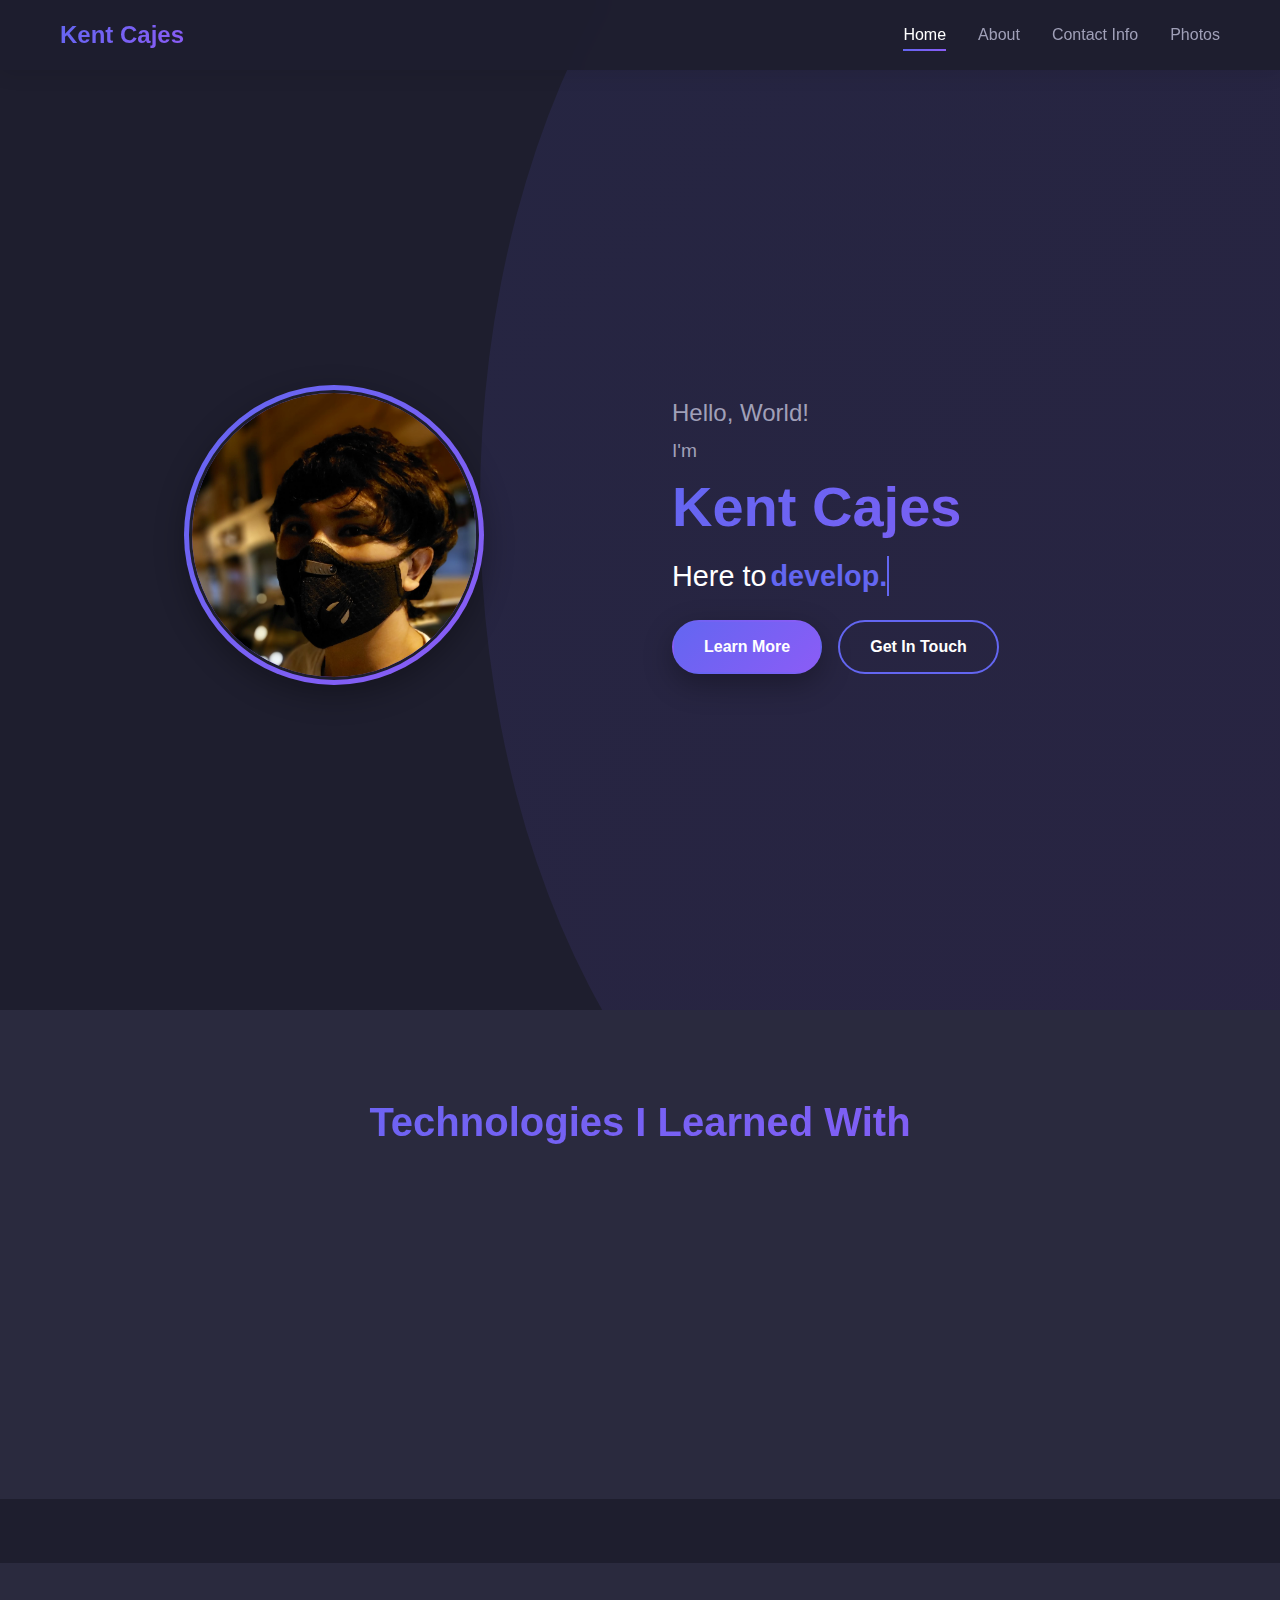
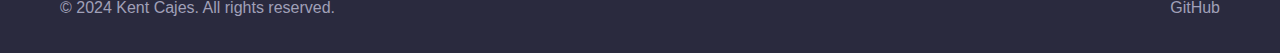
<file: index.html>
<!DOCTYPE html>
<html lang="en">
<head>
    <meta charset="UTF-8">
    <meta name="viewport" content="width=device-width, initial-scale=1.0">
    <meta name="description" content="Kent Cajes - BSIS Student Portfolio">
    <title>Kent Cajes - Portfolio</title>
    <link rel="stylesheet" href="css/style.css">
</head>
<body>
    <!-- Navigation -->
    <nav class="navbar">
        <div class="container">
            <div class="nav-brand">
                <a href="index.html">Kent Cajes</a>
            </div>
            <ul class="nav-menu" id="navMenu">
                <li><a href="index.html" class="active">Home</a></li>
                <li><a href="about.html">About</a></li>
                <li><a href="contact.html">Contact Info</a></li>
                <li><a href="photos.html">Photos</a></li>
            </ul>
            <div class="hamburger" id="hamburger">
                <span></span>
                <span></span>
                <span></span>
            </div>
        </div>
    </nav>

    <!-- Hero Section -->
    <section class="hero">
        <div class="container">
            <div class="hero-wrapper">
                <div class="hero-image-container">
                    <div class="profile-image-wrapper">
                        <img src="images/profile.jpg" alt="Kent Cajes" class="profile-image" onerror="this.src='data:image/svg+xml,%3Csvg xmlns=%22http://www.w3.org/2000/svg%22 width=%22200%22 height=%22200%22%3E%3Crect fill=%22%23333%22 width=%22200%22 height=%22200%22/%3E%3Ctext fill=%22%23999%22 font-family=%22sans-serif%22 font-size=%2218%22 dy=%2210.5%22 font-weight=%22bold%22 x=%2250%25%22 y=%2250%25%22 text-anchor=%22middle%22%3EKC%3C/text%3E%3C/svg%3E'">
                    </div>
                </div>
                <div class="text">
                    <h2>Hello, World!</h2>
                    <h3>I'm</h3>
                    <h1>Kent Cajes</h1>
                    <h2>Here to <span class="animated-text"></span></h2>
                    <div class="hero-buttons">
                        <a href="about.html" class="btn btn-primary">Learn More</a>
                        <a href="contact.html" class="btn btn-secondary">Get In Touch</a>
                    </div>
                </div>
            </div>
        </div>
    </section>

    <!-- Skills Preview -->
    <section class="skills-preview">
        <div class="container">
            <h2 class="section-title">Technologies I Learned With</h2>
            <div class="skills-grid">
                <div class="skill-card">
                    <div class="skill-icon">⚡</div>
                    <h3>Vue.js</h3>
                </div>
                <div class="skill-card">
                    <div class="skill-icon">🔧</div>
                    <h3>Laravel</h3>
                </div>
                <div class="skill-card">
                    <div class="skill-icon">💻</div>
                    <h3>C++</h3>
                </div>
                <div class="skill-card">
                    <div class="skill-icon">🐍</div>
                    <h3>Python</h3>
                </div>
                <div class="skill-card">
                    <div class="skill-icon">🗄️</div>
                    <h3>MySQL</h3>
                </div>
                <div class="skill-card">
                    <div class="skill-icon">🎨</div>
                    <h3>HTML & CSS</h3>
                </div>
            </div>
        </div>
    </section>

    <!-- Footer -->
    <footer class="footer">
        <div class="container">
            <p>&copy; 2024 Kent Cajes. All rights reserved.</p>
            <div class="social-links">
                <a href="https://github.com/Sytherin" target="_blank" rel="noopener noreferrer">GitHub</a>
            </div>
        </div>
    </footer>

    <script src="js/script.js"></script>
</body>
</html>
</file>
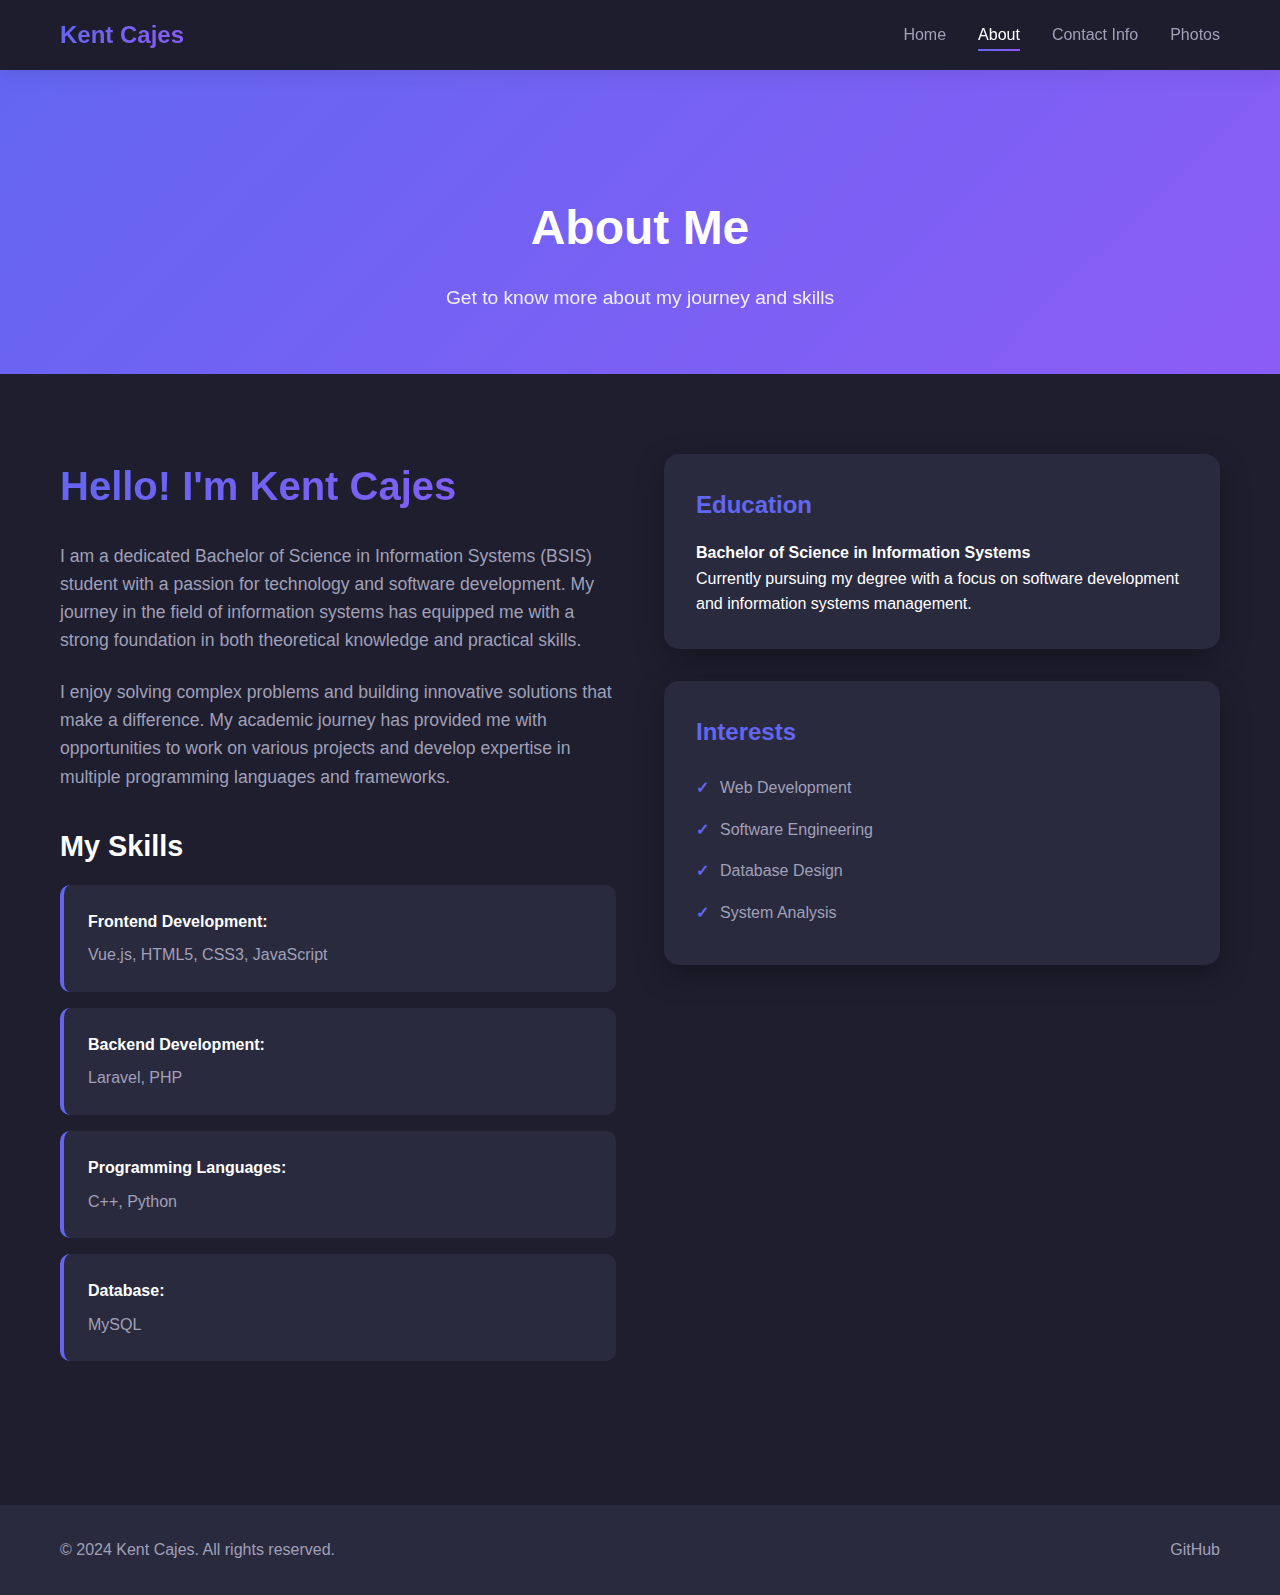
<file: about.html>
<!DOCTYPE html>
<html lang="en">
<head>
    <meta charset="UTF-8">
    <meta name="viewport" content="width=device-width, initial-scale=1.0">
    <meta name="description" content="About Kent Cajes - BSIS Student">
    <title>About - Kent Cajes</title>
    <link rel="stylesheet" href="css/style.css">
</head>
<body>
    <!-- Navigation -->
    <nav class="navbar">
        <div class="container">
            <div class="nav-brand">
                <a href="index.html">Kent Cajes</a>
            </div>
            <ul class="nav-menu" id="navMenu">
                <li><a href="index.html">Home</a></li>
                <li><a href="about.html" class="active">About</a></li>
                <li><a href="contact.html">Contact Info</a></li>
                <li><a href="photos.html">Photos</a></li>
            </ul>
            <div class="hamburger" id="hamburger">
                <span></span>
                <span></span>
                <span></span>
            </div>
        </div>
    </nav>

    <!-- About Section -->
    <section class="page-header">
        <div class="container">
            <h1>About Me</h1>
            <p>Get to know more about my journey and skills</p>
        </div>
    </section>

    <section class="about-content">
        <div class="container">
            <div class="about-grid">
                <div class="about-text">
                    <h2>Hello! I'm Kent Cajes</h2>
                    <p>
                        I am a dedicated Bachelor of Science in Information Systems (BSIS) student with a passion 
                        for technology and software development. My journey in the field of information systems has 
                        equipped me with a strong foundation in both theoretical knowledge and practical skills.
                    </p>
                    <p>
                        I enjoy solving complex problems and building innovative solutions that make a difference. 
                        My academic journey has provided me with opportunities to work on various projects and 
                        develop expertise in multiple programming languages and frameworks.
                    </p>
                    <h3>My Skills</h3>
                    <div class="skills-list">
                        <div class="skill-item">
                            <strong>Frontend Development:</strong>
                            <span>Vue.js, HTML5, CSS3, JavaScript</span>
                        </div>
                        <div class="skill-item">
                            <strong>Backend Development:</strong>
                            <span>Laravel, PHP</span>
                        </div>
                        <div class="skill-item">
                            <strong>Programming Languages:</strong>
                            <span>C++, Python</span>
                        </div>
                        <div class="skill-item">
                            <strong>Database:</strong>
                            <span>MySQL</span>
                        </div>
                    </div>
                </div>
                <div class="about-image">
                    <div class="about-card">
                        <h3>Education</h3>
                        <p><strong>Bachelor of Science in Information Systems</strong></p>
                        <p>Currently pursuing my degree with a focus on software development and information systems management.</p>
                    </div>
                    <div class="about-card">
                        <h3>Interests</h3>
                        <ul>
                            <li>Web Development</li>
                            <li>Software Engineering</li>
                            <li>Database Design</li>
                            <li>System Analysis</li>
                        </ul>
                    </div>
                </div>
            </div>
        </div>
    </section>

    <!-- Footer -->
    <footer class="footer">
        <div class="container">
            <p>&copy; 2024 Kent Cajes. All rights reserved.</p>
            <div class="social-links">
                <a href="https://github.com/Sytherin" target="_blank" rel="noopener noreferrer">GitHub</a>
            </div>
        </div>
    </footer>

    <script src="js/script.js"></script>
</body>
</html>
</file>
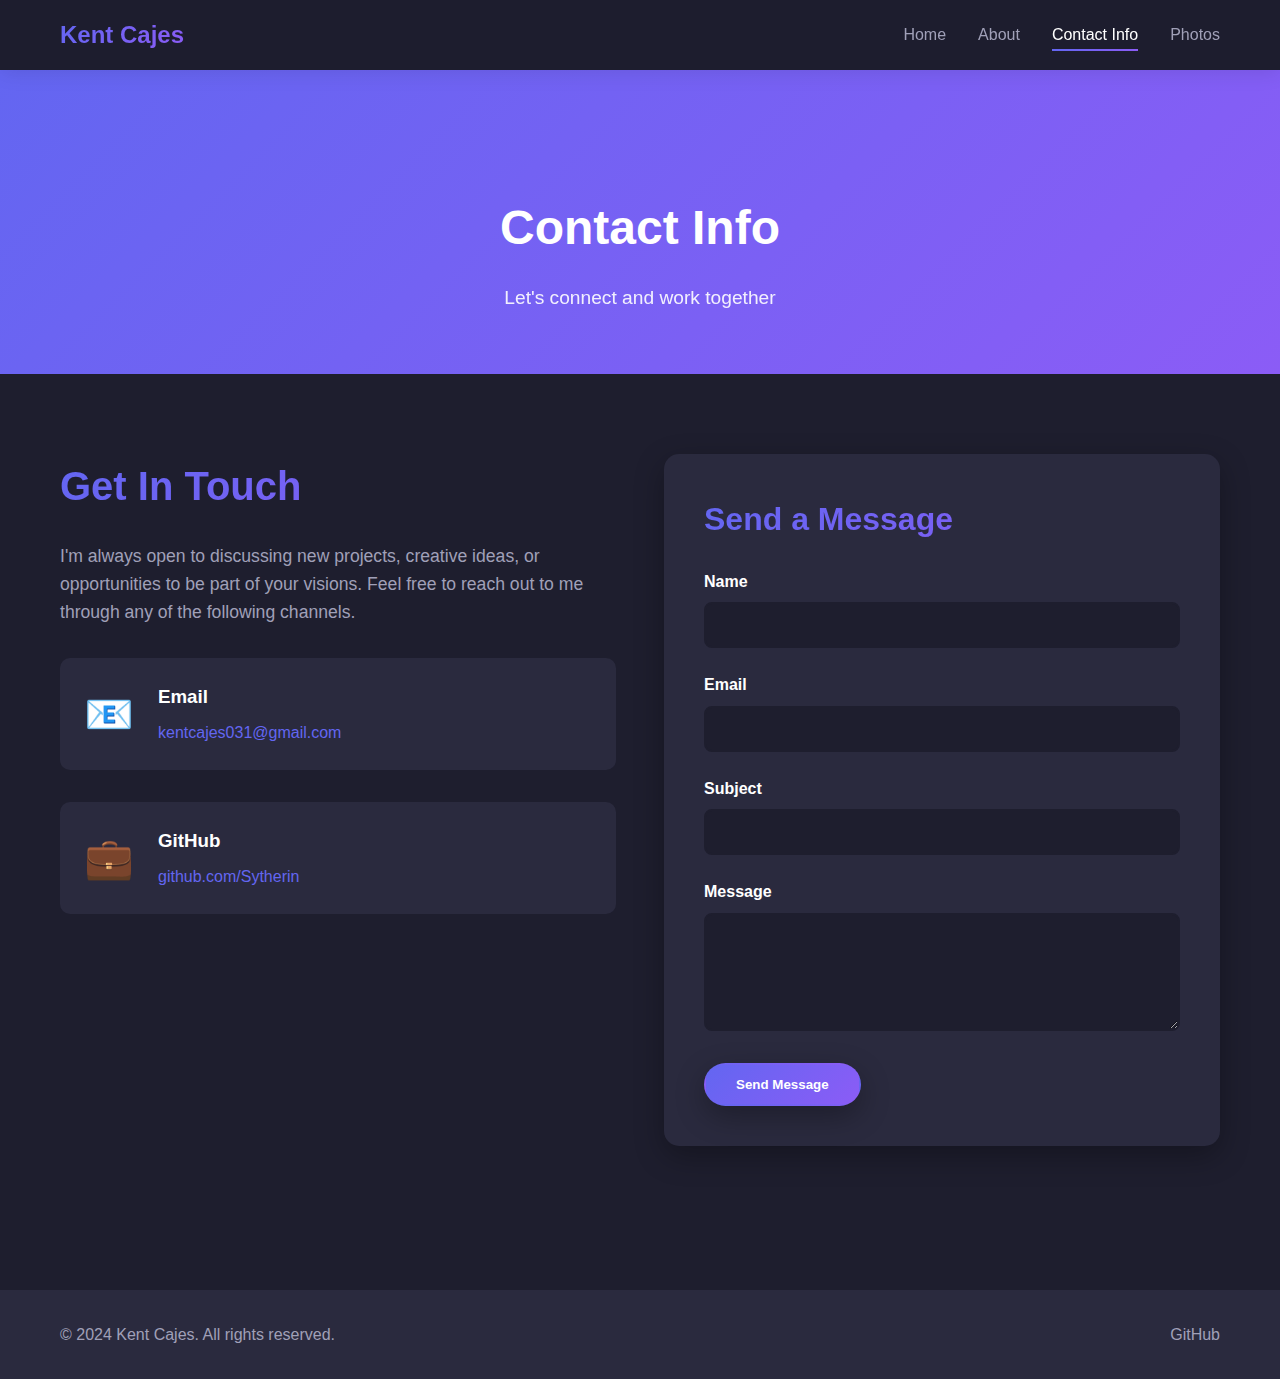
<file: contact.html>
<!DOCTYPE html>
<html lang="en">
<head>
    <meta charset="UTF-8">
    <meta name="viewport" content="width=device-width, initial-scale=1.0">
    <meta name="description" content="Contact Kent Cajes">
    <title>Contact Info - Kent Cajes</title>
    <link rel="stylesheet" href="css/style.css">
</head>
<body>
    <!-- Navigation -->
    <nav class="navbar">
        <div class="container">
            <div class="nav-brand">
                <a href="index.html">Kent Cajes</a>
            </div>
            <ul class="nav-menu" id="navMenu">
                <li><a href="index.html">Home</a></li>
                <li><a href="about.html">About</a></li>
                <li><a href="contact.html" class="active">Contact Info</a></li>
                <li><a href="photos.html">Photos</a></li>
            </ul>
            <div class="hamburger" id="hamburger">
                <span></span>
                <span></span>
                <span></span>
            </div>
        </div>
    </nav>

    <!-- Contact Section -->
    <section class="page-header">
        <div class="container">
            <h1>Contact Info</h1>
            <p>Let's connect and work together</p>
        </div>
    </section>

    <section class="contact-content">
        <div class="container">
            <div class="contact-grid">
                <div class="contact-info">
                    <h2>Get In Touch</h2>
                    <p>
                        I'm always open to discussing new projects, creative ideas, or opportunities 
                        to be part of your visions. Feel free to reach out to me through any of the 
                        following channels.
                    </p>
                    
                    <div class="contact-details">
                        <div class="contact-item">
                            <div class="contact-icon">📧</div>
                            <div class="contact-text">
                                <h3>Email</h3>
                                <a href="mailto:kentcajes031@gmail.com">kentcajes031@gmail.com</a>
                            </div>
                        </div>
                        
                        <div class="contact-item">
                            <div class="contact-icon">💼</div>
                            <div class="contact-text">
                                <h3>GitHub</h3>
                                <a href="https://github.com/Sytherin" target="_blank" rel="noopener noreferrer">github.com/Sytherin</a>
                            </div>
                        </div>
                        
                        <div class="contact-item">
                            <div class="contact-icon">👤</div>
                            <div class="contact-text">
                                <h3>GitHub Username</h3>
                                <p>Sytherin</p>
                            </div>
                        </div>
                    </div>
                </div>

                <div class="contact-form-container">
                    <h2>Send a Message</h2>
                    <form class="contact-form" id="contactForm">
                        <div class="form-group">
                            <label for="name">Name</label>
                            <input type="text" id="name" name="name" required>
                        </div>
                        <div class="form-group">
                            <label for="email">Email</label>
                            <input type="email" id="email" name="email" required>
                        </div>
                        <div class="form-group">
                            <label for="subject">Subject</label>
                            <input type="text" id="subject" name="subject" required>
                        </div>
                        <div class="form-group">
                            <label for="message">Message</label>
                            <textarea id="message" name="message" rows="5" required></textarea>
                        </div>
                        <button type="submit" class="btn btn-primary">Send Message</button>
                    </form>
                    <div id="formMessage" class="form-message"></div>
                </div>
            </div>
        </div>
    </section>

    <!-- Footer -->
    <footer class="footer">
        <div class="container">
            <p>&copy; 2024 Kent Cajes. All rights reserved.</p>
            <div class="social-links">
                <a href="https://github.com/Sytherin" target="_blank" rel="noopener noreferrer">GitHub</a>
            </div>
        </div>
    </footer>

    <script src="js/script.js"></script>
</body>
</html>
</file>
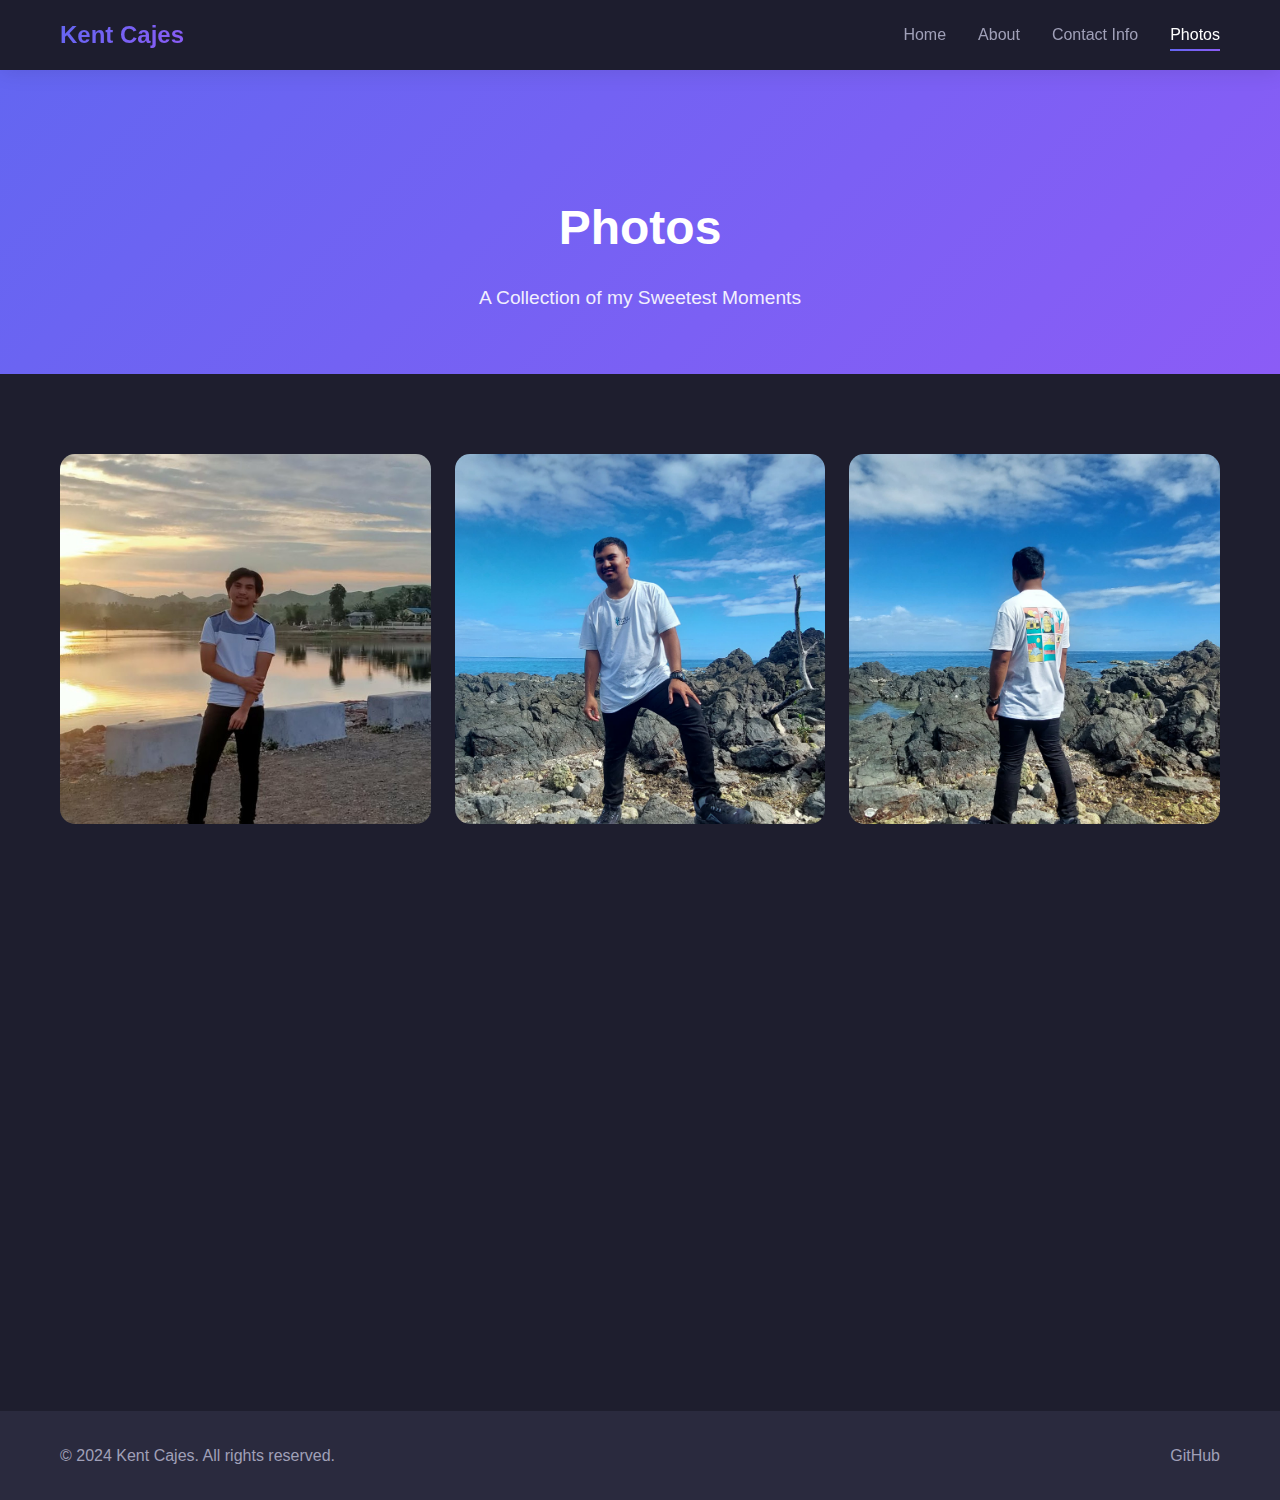
<file: photos.html>
<!DOCTYPE html>
<html lang="en">
<head>
    <meta charset="UTF-8">
    <meta name="viewport" content="width=device-width, initial-scale=1.0">
    <meta name="description" content="Photos - Kent Cajes Portfolio">
    <title>Photos - Kent Cajes</title>
    <link rel="stylesheet" href="css/style.css">
</head>
<body>
    <!-- Navigation -->
    <nav class="navbar">
        <div class="container">
            <div class="nav-brand">
                <a href="index.html">Kent Cajes</a>
            </div>
            <ul class="nav-menu" id="navMenu">
                <li><a href="index.html">Home</a></li>
                <li><a href="about.html">About</a></li>
                <li><a href="contact.html">Contact Info</a></li>
                <li><a href="photos.html" class="active">Photos</a></li>
            </ul>
            <div class="hamburger" id="hamburger">
                <span></span>
                <span></span>
                <span></span>
            </div>
        </div>
    </nav>

    <!-- Photos Section -->
    <section class="page-header">
        <div class="container">
            <h1>Photos</h1>
            <p>A Collection of my Sweetest Moments</p>
        </div>
    </section>

    <section class="photos-content">
        <div class="container">
            <div class="photos-grid" id="photosGrid">
                <div class="photo-item">
                    <img src="images/image5.jpg" alt="Photo 5">
                </div>
                <div class="photo-item">
                    <img src="images/image1.jpg" alt="Photo 1">
                </div>
                <div class="photo-item">
                    <img src="images/image2.jpg" alt="Photo 2">
                </div>
                <div class="photo-item">
                    <img src="images/image3.jpg" alt="Photo 3">
                </div>
                <div class="photo-item">
                    <img src="images/image4.jpg" alt="Photo 4">
                </div>
                <div class="photo-item">
                    <img src="images/Ozje.jpg" alt="Ozjeee">
                </div>
            </div>
            
        </div>
    </section>

    <!-- Footer -->
    <footer class="footer">
        <div class="container">
            <p>&copy; 2024 Kent Cajes. All rights reserved.</p>
            <div class="social-links">
                <a href="https://github.com/Sytherin" target="_blank" rel="noopener noreferrer">GitHub</a>
            </div>
        </div>
    </footer>

    <script src="js/script.js"></script>
</body>
</html>
</file>
<file: css/style.css>
/* Reset and Base Styles */
* {
    margin: 0;
    padding: 0;
    box-sizing: border-box;
}

:root {
    --primary-color: #6366f1;
    --secondary-color: #8b5cf6;
    --accent-color: #ec4899;
    --dark-bg: #1e1e2e;
    --dark-card: #2a2a3e;
    --text-primary: #ffffff;
    --text-secondary: #a0a0b8;
    --gradient: linear-gradient(135deg, var(--primary-color), var(--secondary-color));
    --shadow: 0 10px 30px rgba(0, 0, 0, 0.3);
    --transition: all 0.3s ease;
}

body {
    font-family: 'Segoe UI', Tahoma, Geneva, Verdana, sans-serif;
    background: var(--dark-bg);
    color: var(--text-primary);
    line-height: 1.6;
    overflow-x: hidden;
}

.container {
    max-width: 1200px;
    margin: 0 auto;
    padding: 0 20px;
}

/* Navigation */
.navbar {
    background: rgba(30, 30, 46, 0.95);
    backdrop-filter: blur(10px);
    padding: 1rem 0;
    position: fixed;
    width: 100%;
    top: 0;
    z-index: 1000;
    box-shadow: 0 2px 20px rgba(0, 0, 0, 0.1);
}

.navbar .container {
    display: flex;
    justify-content: space-between;
    align-items: center;
}

.nav-brand a {
    font-size: 1.5rem;
    font-weight: bold;
    background: var(--gradient);
    -webkit-background-clip: text;
    -webkit-text-fill-color: transparent;
    background-clip: text;
    text-decoration: none;
}

.nav-menu {
    display: flex;
    list-style: none;
    gap: 2rem;
}

.nav-menu a {
    color: var(--text-secondary);
    text-decoration: none;
    transition: var(--transition);
    position: relative;
    padding: 0.5rem 0;
}

.nav-menu a:hover,
.nav-menu a.active {
    color: var(--text-primary);
}

.nav-menu a.active::after {
    content: '';
    position: absolute;
    bottom: 0;
    left: 0;
    width: 100%;
    height: 2px;
    background: var(--gradient);
}

.hamburger {
    display: none;
    flex-direction: column;
    cursor: pointer;
    gap: 5px;
}

.hamburger span {
    width: 25px;
    height: 3px;
    background: var(--text-primary);
    transition: var(--transition);
}

/* Hero Section */
.hero {
    min-height: 100vh;
    padding: 120px 20px 60px;
    position: relative;
    overflow: hidden;
}

.hero::before {
    content: '';
    position: absolute;
    top: 0;
    right: 0;
    width: 50%;
    height: 100%;
    background: var(--gradient);
    opacity: 0.1;
    border-radius: 50% 0 0 50%;
    transform: scale(1.5);
    z-index: 0;
}

.hero .container {
    position: relative;
    z-index: 1;
}

/* Hero Wrapper */
.hero-wrapper {
    display: grid;
    grid-template-columns: 1fr 1fr;
    gap: 4rem;
    align-items: center;
    justify-items: center;
    min-height: calc(100vh - 70px);
    padding: 2rem 0;
}

/* Profile Image */
.hero-image-container {
    display: flex;
    justify-content: center;
    align-items: center;
    width: 100%;
}

.profile-image-wrapper {
    width: 300px;
    height: 300px;
    border-radius: 50%;
    padding: 5px;
    background: var(--gradient);
    display: flex;
    align-items: center;
    justify-content: center;
    box-shadow: var(--shadow);
    animation: fadeInUp 0.8s ease;
    flex-shrink: 0;
}

.profile-image {
    width: 100%;
    height: 100%;
    border-radius: 50%;
    object-fit: cover;
    border: 3px solid var(--dark-bg);
}

/* Text Section Styling */
.hero .text {
    text-align: left;
    width: 100%;
    display: flex;
    flex-direction: column;
    justify-content: center;
}

.hero .text h2 {
    font-size: 1.5rem;
    color: var(--text-secondary);
    margin-bottom: 0.5rem;
    margin-top: 0;
    font-weight: 400;
    animation: fadeInUp 0.8s ease 0.2s both;
    line-height: 1.4;
}

.hero .text h3 {
    font-size: 1.2rem;
    color: var(--text-secondary);
    margin-bottom: 0.5rem;
    margin-top: 0;
    font-weight: 400;
    animation: fadeInUp 0.8s ease 0.3s both;
    line-height: 1.4;
}

.hero .text h1 {
    font-size: 3.5rem;
    margin-bottom: 1rem;
    margin-top: 0;
    background: var(--gradient);
    -webkit-background-clip: text;
    -webkit-text-fill-color: transparent;
    background-clip: text;
    animation: fadeInUp 0.8s ease 0.4s both;
    line-height: 1.2;
}

.hero .text h2:last-of-type {
    font-size: 1.8rem;
    color: var(--text-primary);
    margin-bottom: 1.5rem;
    margin-top: 0;
    min-height: 2.5rem;
    animation: fadeInUp 0.8s ease 0.5s both;
    line-height: 1.4;
    display: flex;
    align-items: center;
}

.hero .text p {
    font-size: 1.1rem;
    color: var(--text-secondary);
    margin-bottom: 2rem;
    animation: fadeInUp 0.8s ease 0.6s both;
}

.hero-buttons {
    display: flex;
    gap: 1rem;
    margin-top: 0;
    animation: fadeInUp 0.8s ease 0.7s both;
}

/* Typing Animation */
@keyframes typing {
    from { width: 0 }
    to { width: 100% }
}

@keyframes blink {
    50% { border-color: transparent }
}

.animated-text {
    display: inline-block;
    border-right: 2px solid var(--primary-color);
    white-space: nowrap;
    overflow: hidden;
    color: var(--primary-color);
    font-weight: 600;
    vertical-align: baseline;
    margin-left: 4px;
}

.btn {
    padding: 12px 30px;
    border-radius: 30px;
    text-decoration: none;
    font-weight: 600;
    transition: var(--transition);
    display: inline-block;
    border: 2px solid transparent;
}

.btn-primary {
    background: var(--gradient);
    color: var(--text-primary);
    box-shadow: var(--shadow);
}

.btn-primary:hover {
    transform: translateY(-2px);
    box-shadow: 0 15px 40px rgba(99, 102, 241, 0.4);
}

.btn-secondary {
    background: transparent;
    color: var(--text-primary);
    border: 2px solid var(--primary-color);
}

.btn-secondary:hover {
    background: var(--primary-color);
    transform: translateY(-2px);
}


/* Skills Preview */
.skills-preview {
    padding: 80px 20px;
    background: var(--dark-card);
}

.section-title {
    text-align: center;
    font-size: 2.5rem;
    margin-bottom: 3rem;
    background: var(--gradient);
    -webkit-background-clip: text;
    -webkit-text-fill-color: transparent;
    background-clip: text;
}

.skills-grid {
    display: grid;
    grid-template-columns: repeat(auto-fit, minmax(150px, 1fr));
    gap: 2rem;
}

.skill-card {
    background: var(--dark-bg);
    padding: 2rem;
    border-radius: 15px;
    text-align: center;
    transition: var(--transition);
    border: 2px solid transparent;
}

.skill-card:hover {
    transform: translateY(-10px);
    border-color: var(--primary-color);
    box-shadow: var(--shadow);
}

.skill-icon {
    font-size: 3rem;
    margin-bottom: 1rem;
}

.skill-card h3 {
    color: var(--text-primary);
    font-size: 1.1rem;
}

/* Page Header */
.page-header {
    padding: 120px 20px 60px;
    text-align: center;
    background: var(--gradient);
    margin-top: 70px;
}

.page-header h1 {
    font-size: 3rem;
    margin-bottom: 1rem;
}

.page-header p {
    font-size: 1.2rem;
    opacity: 0.9;
}

/* About Content */
.about-content {
    padding: 80px 20px;
}

.about-grid {
    display: grid;
    grid-template-columns: 1fr 1fr;
    gap: 3rem;
    align-items: start;
}

.about-text h2 {
    font-size: 2.5rem;
    margin-bottom: 1.5rem;
    background: var(--gradient);
    -webkit-background-clip: text;
    -webkit-text-fill-color: transparent;
    background-clip: text;
}

.about-text p {
    color: var(--text-secondary);
    margin-bottom: 1.5rem;
    font-size: 1.1rem;
}

.about-text h3 {
    font-size: 1.8rem;
    margin: 2rem 0 1rem;
    color: var(--text-primary);
}

.skills-list {
    display: flex;
    flex-direction: column;
    gap: 1rem;
}

.skill-item {
    background: var(--dark-card);
    padding: 1.5rem;
    border-radius: 10px;
    border-left: 4px solid var(--primary-color);
}

.skill-item strong {
    display: block;
    margin-bottom: 0.5rem;
    color: var(--text-primary);
}

.skill-item span {
    color: var(--text-secondary);
}

.about-image {
    display: flex;
    flex-direction: column;
    gap: 2rem;
}

.about-card {
    background: var(--dark-card);
    padding: 2rem;
    border-radius: 15px;
    box-shadow: var(--shadow);
}

.about-card h3 {
    font-size: 1.5rem;
    margin-bottom: 1rem;
    color: var(--primary-color);
}

.about-card ul {
    list-style: none;
    padding-left: 0;
}

.about-card ul li {
    padding: 0.5rem 0;
    color: var(--text-secondary);
    position: relative;
    padding-left: 1.5rem;
}

.about-card ul li::before {
    content: '✓';
    position: absolute;
    left: 0;
    color: var(--primary-color);
    font-weight: bold;
}

/* Contact Content */
.contact-content {
    padding: 80px 20px;
}

.contact-grid {
    display: grid;
    grid-template-columns: 1fr 1fr;
    gap: 3rem;
}

.contact-info h2 {
    font-size: 2.5rem;
    margin-bottom: 1.5rem;
    background: var(--gradient);
    -webkit-background-clip: text;
    -webkit-text-fill-color: transparent;
    background-clip: text;
}

.contact-info p {
    color: var(--text-secondary);
    margin-bottom: 2rem;
    font-size: 1.1rem;
}

.contact-details {
    display: flex;
    flex-direction: column;
    gap: 2rem;
}

.contact-item {
    display: flex;
    gap: 1.5rem;
    background: var(--dark-card);
    padding: 1.5rem;
    border-radius: 10px;
    transition: var(--transition);
}

.contact-item:hover {
    transform: translateX(10px);
    box-shadow: var(--shadow);
}

.contact-icon {
    font-size: 2.5rem;
}

.contact-text h3 {
    margin-bottom: 0.5rem;
    color: var(--text-primary);
}

.contact-text a {
    color: var(--primary-color);
    text-decoration: none;
    transition: var(--transition);
}

.contact-text a:hover {
    color: var(--secondary-color);
}

.contact-text p {
    color: var(--text-secondary);
    margin: 0;
}

.contact-form-container {
    background: var(--dark-card);
    padding: 2.5rem;
    border-radius: 15px;
    box-shadow: var(--shadow);
}

.contact-form-container h2 {
    font-size: 2rem;
    margin-bottom: 1.5rem;
    background: var(--gradient);
    -webkit-background-clip: text;
    -webkit-text-fill-color: transparent;
    background-clip: text;
}

.form-group {
    margin-bottom: 1.5rem;
}

.form-group label {
    display: block;
    margin-bottom: 0.5rem;
    color: var(--text-primary);
    font-weight: 600;
}

.form-group input,
.form-group textarea {
    width: 100%;
    padding: 12px;
    border: 2px solid var(--dark-bg);
    border-radius: 8px;
    background: var(--dark-bg);
    color: var(--text-primary);
    font-family: inherit;
    font-size: 1rem;
    transition: var(--transition);
}

.form-group input:focus,
.form-group textarea:focus {
    outline: none;
    border-color: var(--primary-color);
}

.form-message {
    margin-top: 1rem;
    padding: 1rem;
    border-radius: 8px;
    display: none;
}

.form-message.success {
    background: rgba(34, 197, 94, 0.2);
    color: #4ade80;
    display: block;
}

.form-message.error {
    background: rgba(239, 68, 68, 0.2);
    color: #f87171;
    display: block;
}

/* Photos Content */
.photos-content {
    padding: 80px 20px;
}

.photos-grid {
    display: grid;
    grid-template-columns: repeat(3, 1fr);
    gap: 1.5rem;
    margin-bottom: 3rem;
    width: 100%;
}

.photo-item {
    position: relative;
    border-radius: 15px;
    overflow: hidden;
    aspect-ratio: 1;
    background: var(--dark-card);
    transition: var(--transition);
    width: 100%;
}

.photo-item:hover {
    transform: scale(1.05);
    box-shadow: var(--shadow);
}

.photo-item img {
    width: 100%;
    height: 100%;
    object-fit: cover;
    display: block;
}

.photo-placeholder {
    width: 100%;
    height: 100%;
    display: flex;
    flex-direction: column;
    align-items: center;
    justify-content: center;
    color: var(--text-secondary);
    border: 2px dashed var(--text-secondary);
}

.photo-placeholder span {
    font-size: 4rem;
    margin-bottom: 1rem;
}

.photo-instructions {
    background: var(--dark-card);
    padding: 2rem;
    border-radius: 15px;
    margin-top: 3rem;
}

.photo-instructions h3 {
    margin-bottom: 1rem;
    color: var(--text-primary);
}

.photo-instructions p,
.photo-instructions ol {
    color: var(--text-secondary);
    margin-bottom: 1rem;
}

.photo-instructions code {
    background: var(--dark-bg);
    padding: 0.2rem 0.5rem;
    border-radius: 4px;
    color: var(--primary-color);
}

.photo-instructions pre {
    background: var(--dark-bg);
    padding: 1rem;
    border-radius: 8px;
    overflow-x: auto;
    margin-top: 1rem;
}

.photo-instructions pre code {
    color: var(--text-primary);
    background: transparent;
    padding: 0;
}

/* Footer */
.footer {
    background: var(--dark-card);
    padding: 2rem 0;
    text-align: center;
    margin-top: 4rem;
}

.footer .container {
    display: flex;
    justify-content: space-between;
    align-items: center;
}

.footer p {
    color: var(--text-secondary);
}

.social-links {
    display: flex;
    gap: 1.5rem;
}

.social-links a {
    color: var(--text-secondary);
    text-decoration: none;
    transition: var(--transition);
}

.social-links a:hover {
    color: var(--primary-color);
}

/* Animations */
@keyframes fadeInUp {
    from {
        opacity: 0;
        transform: translateY(30px);
    }
    to {
        opacity: 1;
        transform: translateY(0);
    }
}

/* Responsive Design */
@media (max-width: 768px) {
    .hamburger {
        display: flex;
    }

    .nav-menu {
        position: fixed;
        left: -100%;
        top: 70px;
        flex-direction: column;
        background: var(--dark-card);
        width: 100%;
        text-align: center;
        transition: var(--transition);
        padding: 2rem 0;
        box-shadow: var(--shadow);
    }

    .nav-menu.active {
        left: 0;
    }

    .hero-wrapper {
        grid-template-columns: 1fr;
        text-align: center;
        gap: 2rem;
    }
    
    .hero .text {
        text-align: center;
        align-items: center;
    }
    
    .profile-image-wrapper {
        width: 250px;
        height: 250px;
        margin: 0 auto;
    }
    
    .hero .text h1 {
        font-size: 2.5rem;
    }
    
    .hero .text h2:last-of-type {
        font-size: 1.5rem;
        justify-content: center;
    }

    .hero-buttons {
        flex-direction: column;
        align-items: center;
        width: 100%;
    }
    
    .hero-buttons .btn {
        width: 100%;
        max-width: 300px;
        text-align: center;
    }

    .about-grid,
    .contact-grid {
        grid-template-columns: 1fr;
    }

    .skills-grid {
        grid-template-columns: repeat(2, 1fr);
    }

    .footer .container {
        flex-direction: column;
        gap: 1rem;
    }

    .photos-grid {
        grid-template-columns: repeat(2, 1fr);
        gap: 1rem;
    }
    
    .photo-item {
        max-width: 100%;
    }
}

@media (max-width: 480px) {
    .hero .text h1 {
        font-size: 2rem;
    }

    .section-title {
        font-size: 2rem;
    }

    .skills-grid {
        grid-template-columns: 1fr;
    }
    
    .photos-grid {
        grid-template-columns: 1fr;
    }
}
</file>
